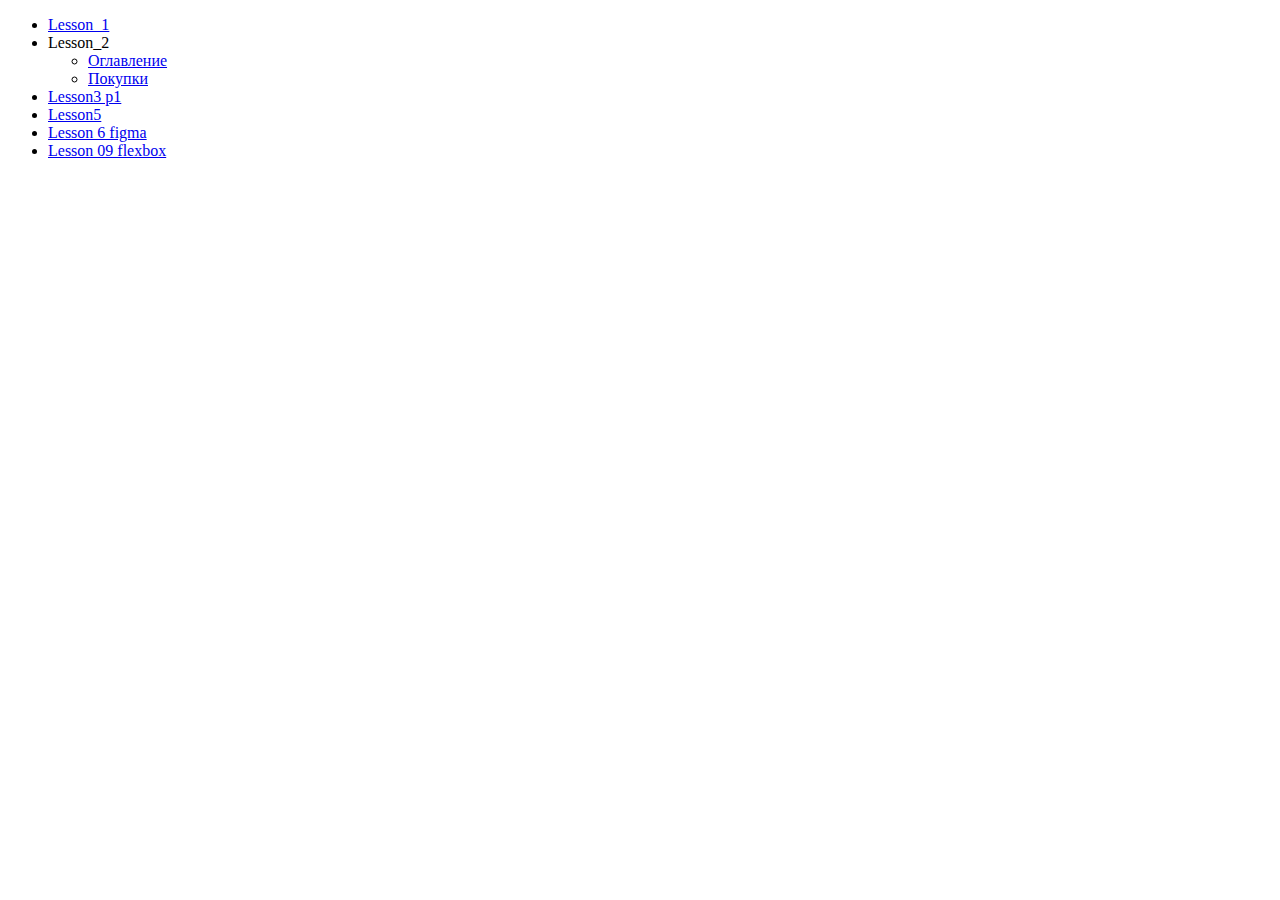
<file: index.html>
<!DOCTYPE html>
<html lang="en">
<head>
    <meta charset="UTF-8">
    <meta http-equiv="X-UA-Compatible" content="IE=edge">
    <meta name="viewport" content="width=device-width, initial-scale=1.0">
    <title>My_homeworks</title>
</head>
<body>
    <ul>
        <li><a href="HW_01/cv.eng.html"> Lesson_1</a></li>
        <li>Lesson_2
            <ul>
            <li> <a href="HW_02/index.html">Оглавление</a></li>
            <li> <a href="HW_02/list_of_purchase.html"> Покупки</a></li>
            </ul>
        </li>
        <li><a href="HW_03/index.html">Lesson3 p1</a></li>
        <li><a href="HW_05 practice/index.html">Lesson5 </a></li>
        <li><a href="HW_06_figma/index.html"> Lesson 6 figma</a></li>
        <li><a href="09 five_panels/index.html"> Lesson 09 flexbox</a></li>

    </ul>
    
</body>
</html>
</file>
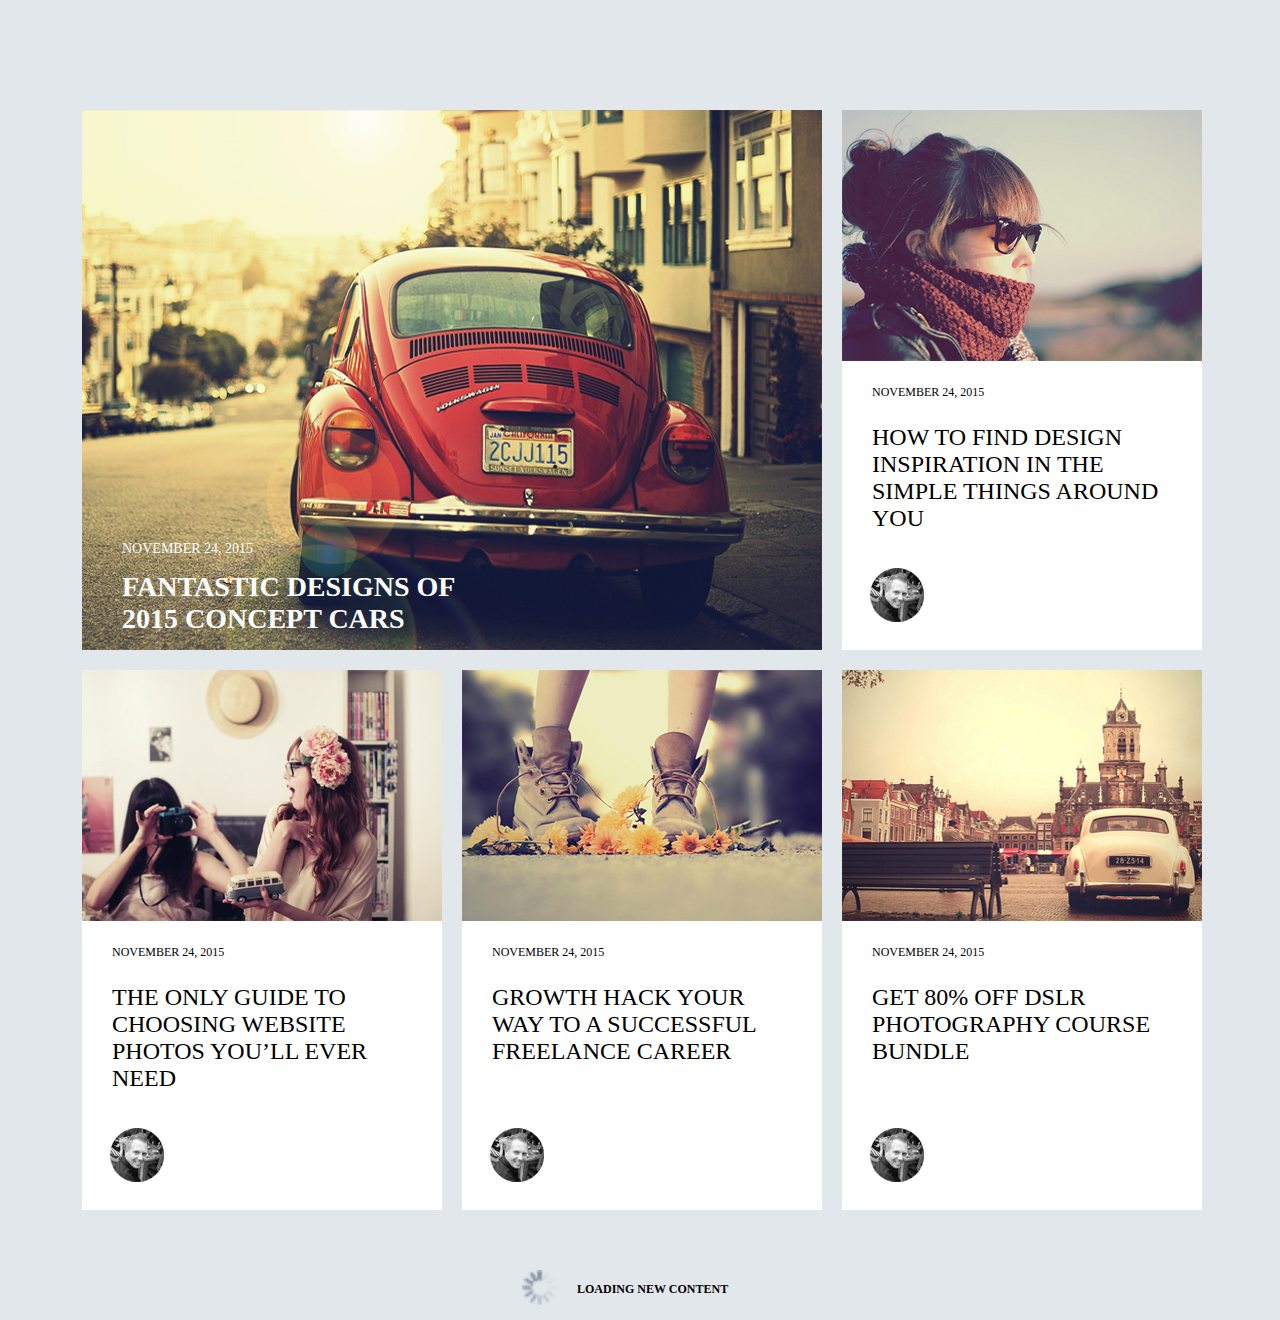
<file: 09 five_panels/index.html>
<!DOCTYPE html>
<html lang="en">
<head>
    <meta charset="UTF-8">
    <meta http-equiv="X-UA-Compatible" content="IE=edge">
    <meta name="viewport" content="width=device-width, initial-scale=1.0">
    <title>Document</title>
    <link href="//db.onlinewebfonts.com/c/3495a658bb9e192c767af3d28c3cb2f7?family=Hans+Kendrick+3" rel="stylesheet" type="text/css"/>
    <link rel="stylesheet" href="assets/CSS/style.css">
</head>
<body>
   <div class="container">
    <div class="my-flex-cont">
        <div class="my-flex-box">
            <img class="car" src="assets/dick_pic/car_big.png" alt="red_car">
            
            <div class="car_text">
              <p class="date1">November 24, 2015</p>  
            Fantastic Designs Of 2015
            Concept Cars
    
        </div>
        </div>
        <div class="my-flex-box">
            <img src="assets/dick_pic/mama_im_stupid.png" alt="mama_im_stupid">
        <img class="autor" src="assets/dick_pic/man_01.png" alt="mr_who">
        <p class="date">November 24, 2015</p>
        <p class="small">How To Find Design 
            Inspiration In The Simple 
            Things Around You </p>
    </div>
        <div class="my-flex-box">
            <img src="assets/dick_pic/two_sluts.png" alt="two_sluts">
            <img class="autor" src="assets/dick_pic/man_01.png" alt="mr_who">
            <p class="date">November 24, 2015</p>
            <p class="small">The Only Guide To Choosing Website Photos You’ll Ever Need </p>
        </div>
        <div class="my-flex-box">
            <img src="assets/dick_pic/second_hand.png" alt="no result">
            <img class="autor" src="assets/dick_pic/man_01.png" alt="mr_who">
            <p class="date">November 24, 2015</p>
            <p class="small"> Growth Hack Your Way to a Successful Freelance Career</p>
        </div>
        <div class="my-flex-box"> 
            <img src="assets/dick_pic/uzhorod.png" alt="misto">
            <img class="autor" src="assets/dick_pic/man_01.png" alt="mr_who">
            <p class="date">November 24, 2015</p>
            <p class="small">Get 80% Off DSLR Photography Course Bundle </p>
        </div>
        <div class="reloading">
            <img src="assets/dick_pic/ajax-loader.gif" alt="">
        <p class="rel_txt">loading new content</p>
        </div>
       </div>

   </div>
</body>
</html>
</file>
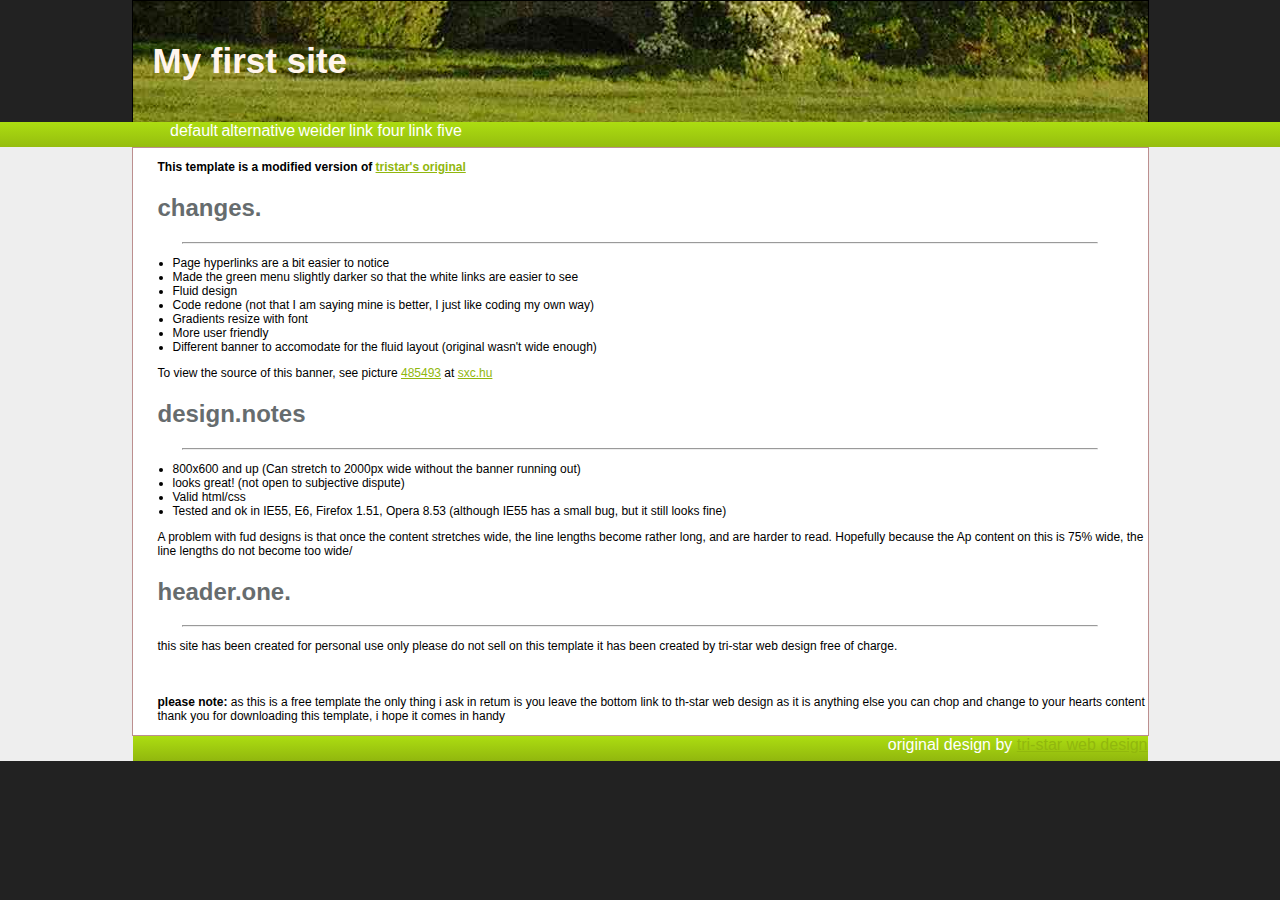
<file: HW_03/index.html>
<!DOCTYPE html>
<html lang="en">
<head>
    <meta charset="UTF-8">
    <meta http-equiv="X-UA-Compatible" content="IE=edge">
    <meta name="viewport" content="width=device-width, initial-scale=1.0">
    <title>My site</title>
    <link rel="stylesheet" href="style.css">
</head>
<body>
    <header>
    <div class="container">
        <h1> My first site</h1>
    </div>
    <nav>
        <ul>
    
            <li><a href="#"></a>default</li>
            <li><a href="#"></a>alternative</li>
            <li><a href="#"></a>weider</li>
            <li><a href="#"></a>link four</li>
            <li><a href="#"></a>link five</li>
        </ul>
    </nav>
</header>
<main>
    <article>
<p><b>This template is a modified version of <a href="#">tristar's original</a></b></p>
<h2>changes.</h2>
<hr>
<ul>
    <li>Page hyperlinks are a bit easier to notice</li>
    <li>Made the green menu slightly darker so that the white links are easier to see </li>
    <li>Fluid design</li>
    <li>Code redone (not that I am saying mine is better, I just like coding my own way)</li>
    <li>Gradients resize with font</li>
    <li>More user friendly </li>
    <li>Different banner to accomodate for the fluid layout (original wasn't wide enough)</li>
</ul>
<p>To view the source of this banner, see picture <a href="#">485493</a>  at <a href="#">sxc.hu</a> </p>
<h2>design.notes</h2>
<hr>
<ul>
    <li>800x600 and up (Can stretch to 2000px wide without the banner running out) </li>
    <li>looks great! (not open to subjective dispute)</li>
    <li>Valid html/css</li>     
    <li>Tested and ok in IE55, E6, Firefox 1.51, Opera 8.53 (although IE55 has a small bug, but it still looks fine)</li>
 </ul>   
    <p>A problem with fud designs is that once the content stretches wide, the line lengths become rather long, and are harder to read. Hopefully because the Ap
content on this is 75% wide, the line lengths do not become too wide/</p>
<h2>header.one.</h2>
<hr>
<p>this site has been created for personal use only please do not sell on this template it has been created by tri-star web design free of charge.</p>
<br>
   <p> <strong>please note:</strong>  as this is a free template the only thing i ask in retum is you leave the bottom link to th-star web design as it is anything else you can chop and
    
    change to your hearts content thank you for downloading this template, i hope it comes in handy
    </p>
    </article>
    <footer>
        <div>
    original design by <a href="#">tri-star web design</a>
        </div>
    </footer>
</main>
</body>
</html>
</file>
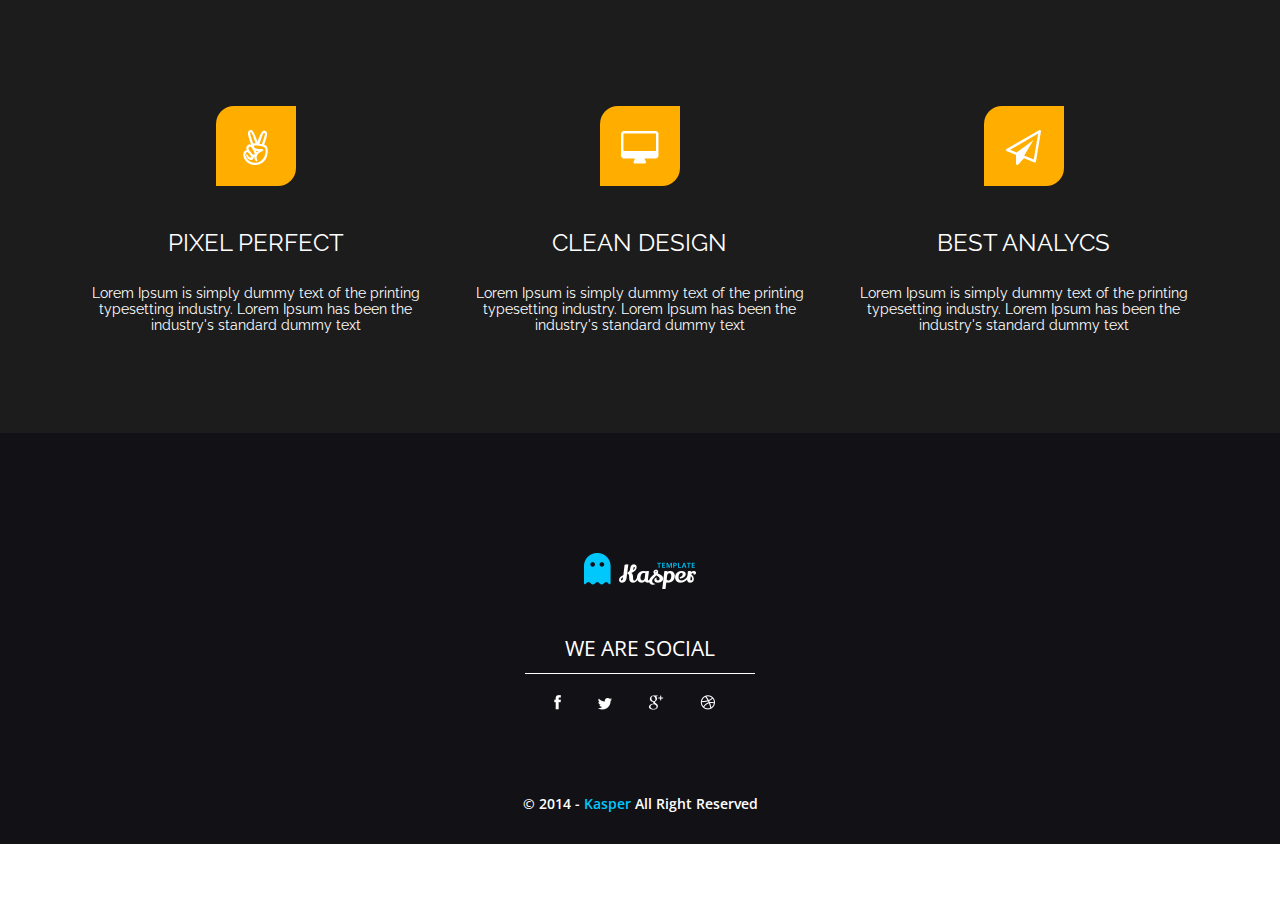
<file: HW_05 practice/index.html>
<!DOCTYPE html>
<html lang="en">
<head>
    <meta charset="UTF-8">
    <meta http-equiv="X-UA-Compatible" content="IE=edge">
    <meta name="viewport" content="width=device-width, initial-scale=1.0">
    <title>Document</title>
    <link rel="preconnect" href="https://fonts.googleapis.com">
<link rel="preconnect" href="https://fonts.gstatic.com" crossorigin>
<link href="https://fonts.googleapis.com/css2?family=Raleway&display=swap" rel="stylesheet">
<link rel="preconnect" href="https://fonts.googleapis.com">
<link rel="preconnect" href="https://fonts.gstatic.com" crossorigin>
<link rel="preconnect" href="https://fonts.googleapis.com">
<link rel="preconnect" href="https://fonts.gstatic.com" crossorigin>
<link href="https://fonts.googleapis.com/css2?family=Open+Sans:wght@400;600&display=swap" rel="stylesheet">
<link rel="preconnect" href="https://fonts.googleapis.com">
<link rel="preconnect" href="https://fonts.gstatic.com" crossorigin>
<link href="https://fonts.googleapis.com/css2?family=Open+Sans:wght@600&display=swap" rel="stylesheet">
</head>
<link rel="stylesheet" href="assets/css/style.css">
<body>
    <main>
        <section class="features">
<div class="container">
    <div class="features_item">
        <div class="feature_pic">
<img src="assets/images/logo_left.png" alt="logo_left">
        </div>
        <h3 class="feature_title">
            Pixel Perfect
        </h3>
        <div class="features_text">
            <p>Lorem Ipsum is simply dummy text of the printing typesetting industry. Lorem Ipsum has been the industry's standard dummy text </p>
        </div>
        
    </div>
    <div class="features_item">
        <div class="feature_pic">
<img src="assets/images/logo_center.png" alt="logo_left">
        </div>
        <h3 class="feature_title">
            Clean Design
        </h3>
        <div class="features_text">
            <p>Lorem Ipsum is simply dummy text of the printing typesetting industry. Lorem Ipsum has been the industry's standard dummy text </p>
        </div>
        
    </div><div class="features_item">
        <div class="feature_pic">
<img src="assets/images/logo_right.png" alt="logo_left">
        </div>
        <h3 class="feature_title">
            Best Analycs
        </h3>
        <div class="features_text">
            <p>Lorem Ipsum is simply dummy text of the printing typesetting industry. Lorem Ipsum has been the industry's standard dummy text </p>
        </div>
    </div>
    <div class="clr"></div>
</div>
        </section>
    </main>
    <footer>
        <div class="casper_pic">
    <img src="assets/images/casper_logo.png" alt="casper">
    </div>
    <div class="social_text">
    <p>We are social</p>
    <section class="social_media">
        <img src="assets/images/logo_separator.png" alt="separator">
    <div class="buttons">
        <div class="sociasl_logo">
        <img src="assets/images/logo_fb.png" alt="facebook">
    </div>
    <div class="sociasl_logo">
        <img src="assets/images/logo_twitter.png" alt="twitter">
    </div> <div class="sociasl_logo">
        <img src="assets/images/logo_google.png" alt="google">
    </div> <div class="sociasl_logo">
        <img src="assets/images/logo_ball.png" alt="huinya">
    </div>
</div>
    </section>
</div>
<div class="copyright">
    <p> &copy; 2014 - <a href="#">Kasper</a>  All Right Reserved</p>
</div>

</footer>
    
</body>
</html>
</file>
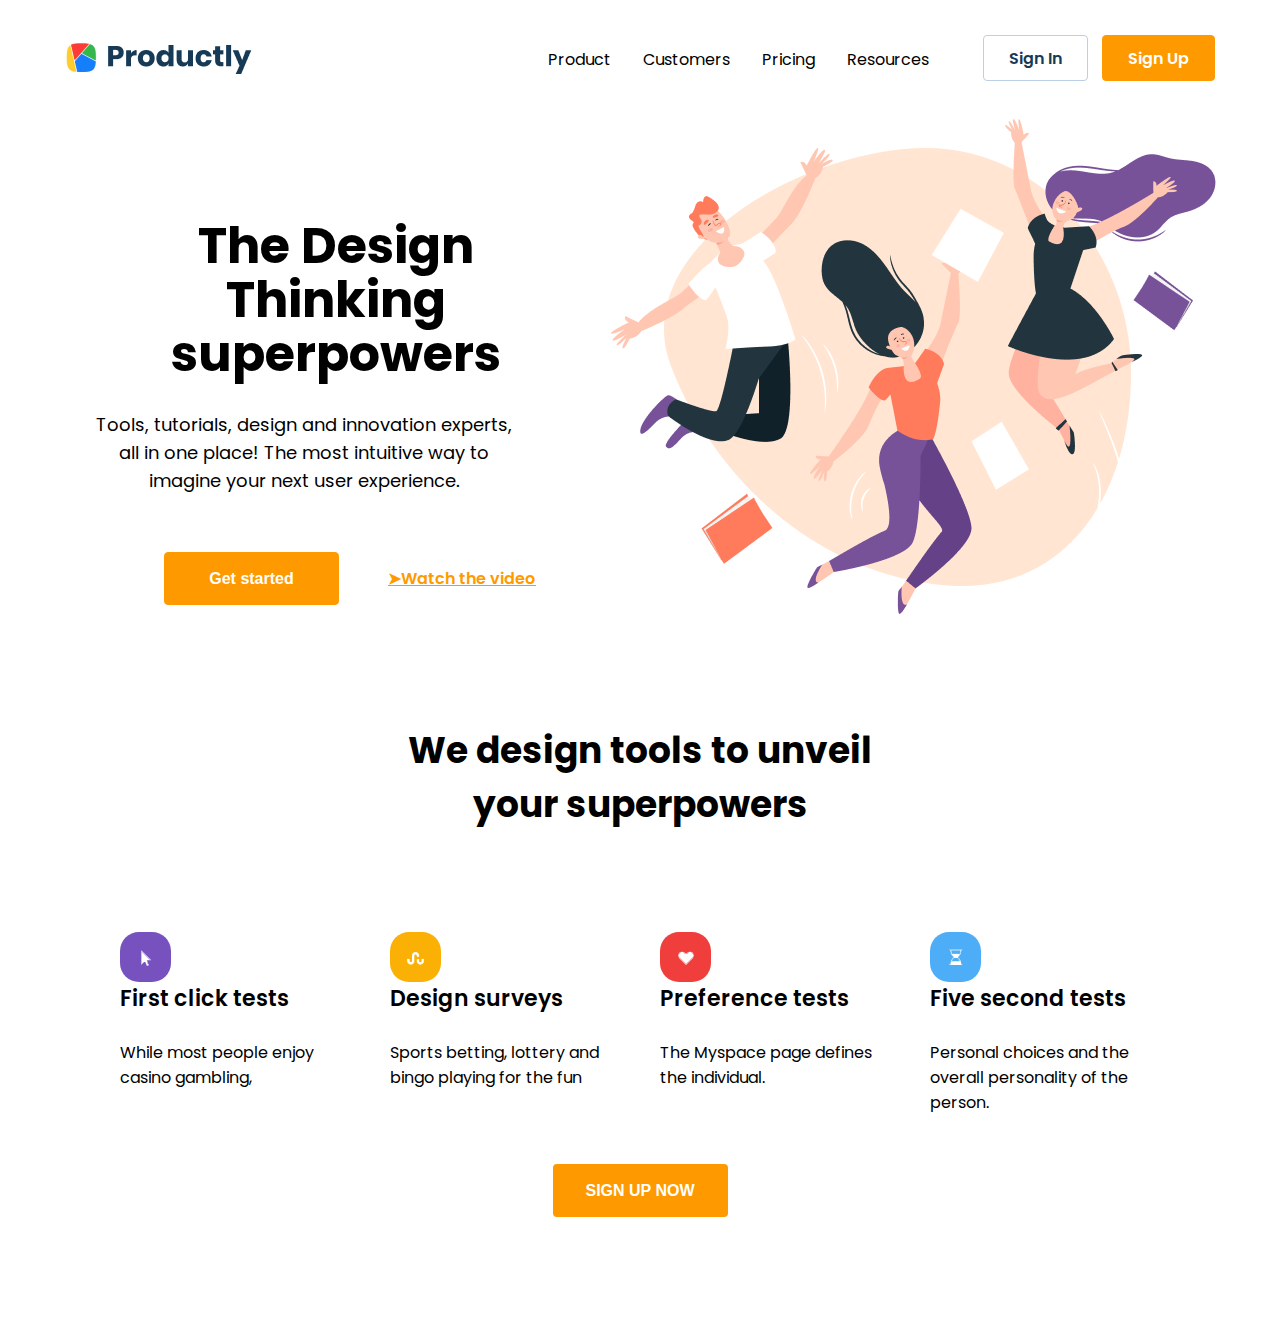
<file: HW_06_figma/index.html>
<!DOCTYPE html>
<html lang="en">
<head>
    <meta charset="UTF-8">
    <meta http-equiv="X-UA-Compatible" content="IE=edge">
    <meta name="viewport" content="width=device-width, initial-scale=1.0">
    <title>Document</title>
    <link rel="preconnect" href="https://fonts.googleapis.com">
<link rel="preconnect" href="https://fonts.gstatic.com" crossorigin>
<link href="https://fonts.googleapis.com/css2?family=Poppins&display=swap" rel="stylesheet">
<link rel="preconnect" href="https://fonts.googleapis.com">
<link rel="preconnect" href="https://fonts.gstatic.com" crossorigin>
<link href="https://fonts.googleapis.com/css2?family=Poppins:wght@700&display=swap" rel="stylesheet">
<link rel="stylesheet" href="assets/css/style.css">
</head>
<body>
    <header>
        <div class="container">
            <div id="logo">
 <a href="#">
<img src="assets/images/Logo.png" alt="Logo">
</a>

     </div>
            <div class="header_buttons">
                <button type="button" class="btn btn_white" >Sign In</button>
                <button type="button" class="btn btn_orange" >Sign Up</button>

            </div> 
            <nav id="main_menu">
                <ul>
                    <li><a href="#"></a>Product </li>
                    <li><a href="#"></a> Customers</li>
                    <li><a href="#"></a> Pricing </li>
                    <li class="last"><a href="#"></a> Resources</li>
                </ul>
            </nav>
            <div class="clear"></div>
         
    </header>
    <main>
        <section id="sect1">
        <img id="first_logo" src="assets/images/Image.png" alt="01img">
   <div id="text_box">

        
        <h2 class="design1"> The Design Thinking superpowers </h2>
        <p id="design2">Tools, tutorials, design and innovation experts, all in one place! The most intuitive way to imagine your next user experience.</p>
  </div>
    <div id="button_box">
        <button type="button" class="but3">Get started</button>
        <a class="watch" href="#">&#10148;Watch the video</a>
    </div>
        </section>
<div class="clear"></div>
<div class="breaktext"> We design tools to unveil your superpowers</div>
        <section id="sekt2">
        
        <section class="features">
                <div class="features_item">
                    <div class="feature_pic logo01">
            <img  src="assets/images/logo_d_01.png" alt="logo_left">
                    </div>
                    <h3 class="feature_title">
                        First click tests
                    </h3>
                    <div class="features_text">
                        <p>While most people enjoy casino gambling,</p>
                    </div>
                    
                    
                </div>
                <div class="features_item">
                    <div class="feature_pic logo02">
            <img src="assets/images/logo_d02.png" alt="logo_left">
                    </div>
                    <h3 class="feature_title">
                        Design surveys
                    </h3>
                    <div class="features_text">
                        <p>Sports betting, lottery and bingo playing for the fun</p>
                    </div>
                </div>
                <div class="features_item">
                    <div class="feature_pic logo03">
            <img src="assets/images/logo_d03.png" alt="logo_left">
                    </div>
                    <h3 class="feature_title">
                        Preference tests
                    </h3>
                    <div class="features_text">
                        <p>The Myspace page defines the individual.</p>
                    </div>
                </div>
                    <div class="features_item">
                        <div class="feature_pic logo04" >
                <img src="assets/images/logo_d04.png" alt="logo_left">
                        </div>
                        <h3 class="feature_title">
                            Five second tests
                        </h3>
                        <div class="features_text">
                            <p>Personal choices and the overall personality of the person. </p>
                        </div>
        
                </div>
                <div class="clr"></div>
                
            </div>
            
                    </section>
             
                
    </section> 
    <button type="button" class="but4">Sign Up Now</button>  
</main>
</body>
</html>
</file>
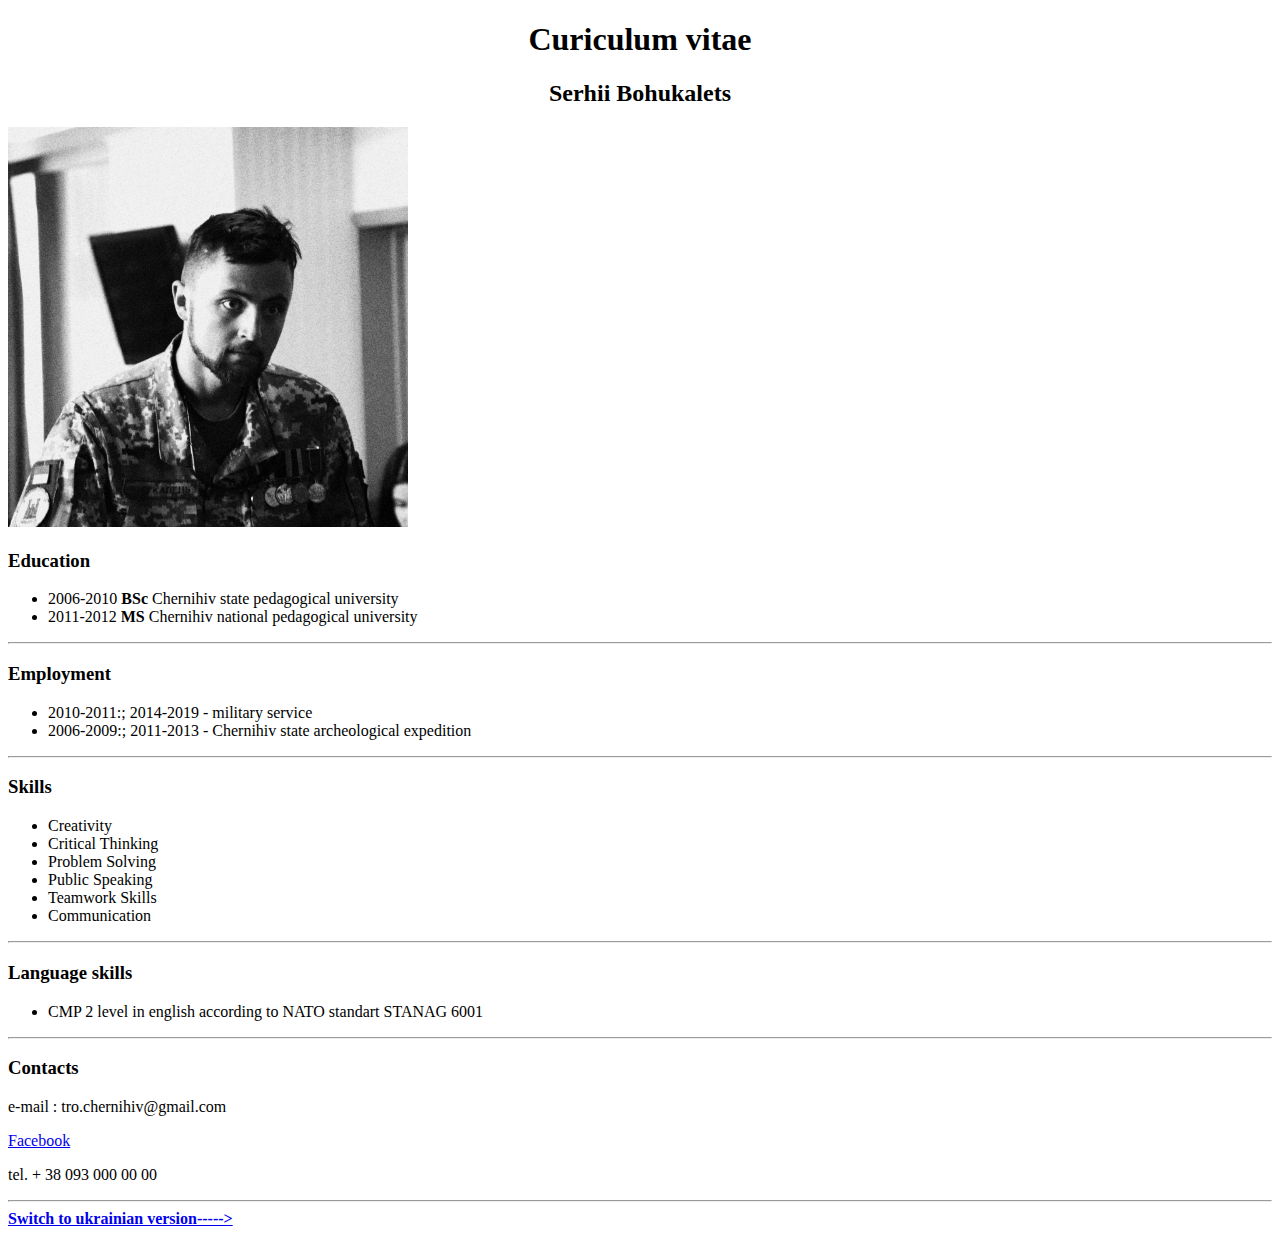
<file: HW_01/cv.eng.html>
<!DOCTYPE html>
<html lang="en">
<head>
    <meta charset="UTF-8">
    <meta http-equiv="X-UA-Compatible" content="IE=edge">
    <meta name="viewport" content="width=device-width, initial-scale=1.0">
    <title> Serhii Bohukalets CV</title>
</head>
<body>
    <h1 style="text-align:center">Curiculum vitae</h1> 
    <h2 style="text-align:center">Serhii Bohukalets</h2>
    <img src="my_photo.jpg" width="400" alt="my photo"/>
<h3>Education</h3>
<ul>
    <li>2006-2010  <b>BSc</b> Chernihiv state pedagogical university </li>
    <li>2011-2012  <b>MS</b> Chernihiv national pedagogical university </li>
</ul>
<hr>
<h3>Employment</h3>
<ul>
    <li>2010-2011:; 2014-2019 - military service </li>
    <li>2006-2009:; 2011-2013 - Chernihiv state archeological expedition </li>
    </ul>
    <hr>
    <h3>Skills</h3>
    <ul>
        <li>Creativity</li>
        <li>Critical Thinking</li>
        <li>Problem Solving</li>
        <li>Public Speaking</li>
        <li>Teamwork Skills</li>
        <li>Communication</li>
    </ul>
    <hr>
    <h3>Language skills</h3>
        <ul>
    <li>CMP 2 level in english according to NATO standart STANAG 6001 </li>
    </ul>
    <hr>
    <h3>Contacts</h3>
    <p>e-mail : tro.chernihiv@gmail.com</p>
    <a href="https://www.facebook.com/serhiy.bogukalets">Facebook</a>
    <p>tel. + 38 093 000 00 00</p>
    <hr>
    <a href="cv.ua.html"> <b>Switch to ukrainian version-----> </b></a>
</body>
</html>
</file>
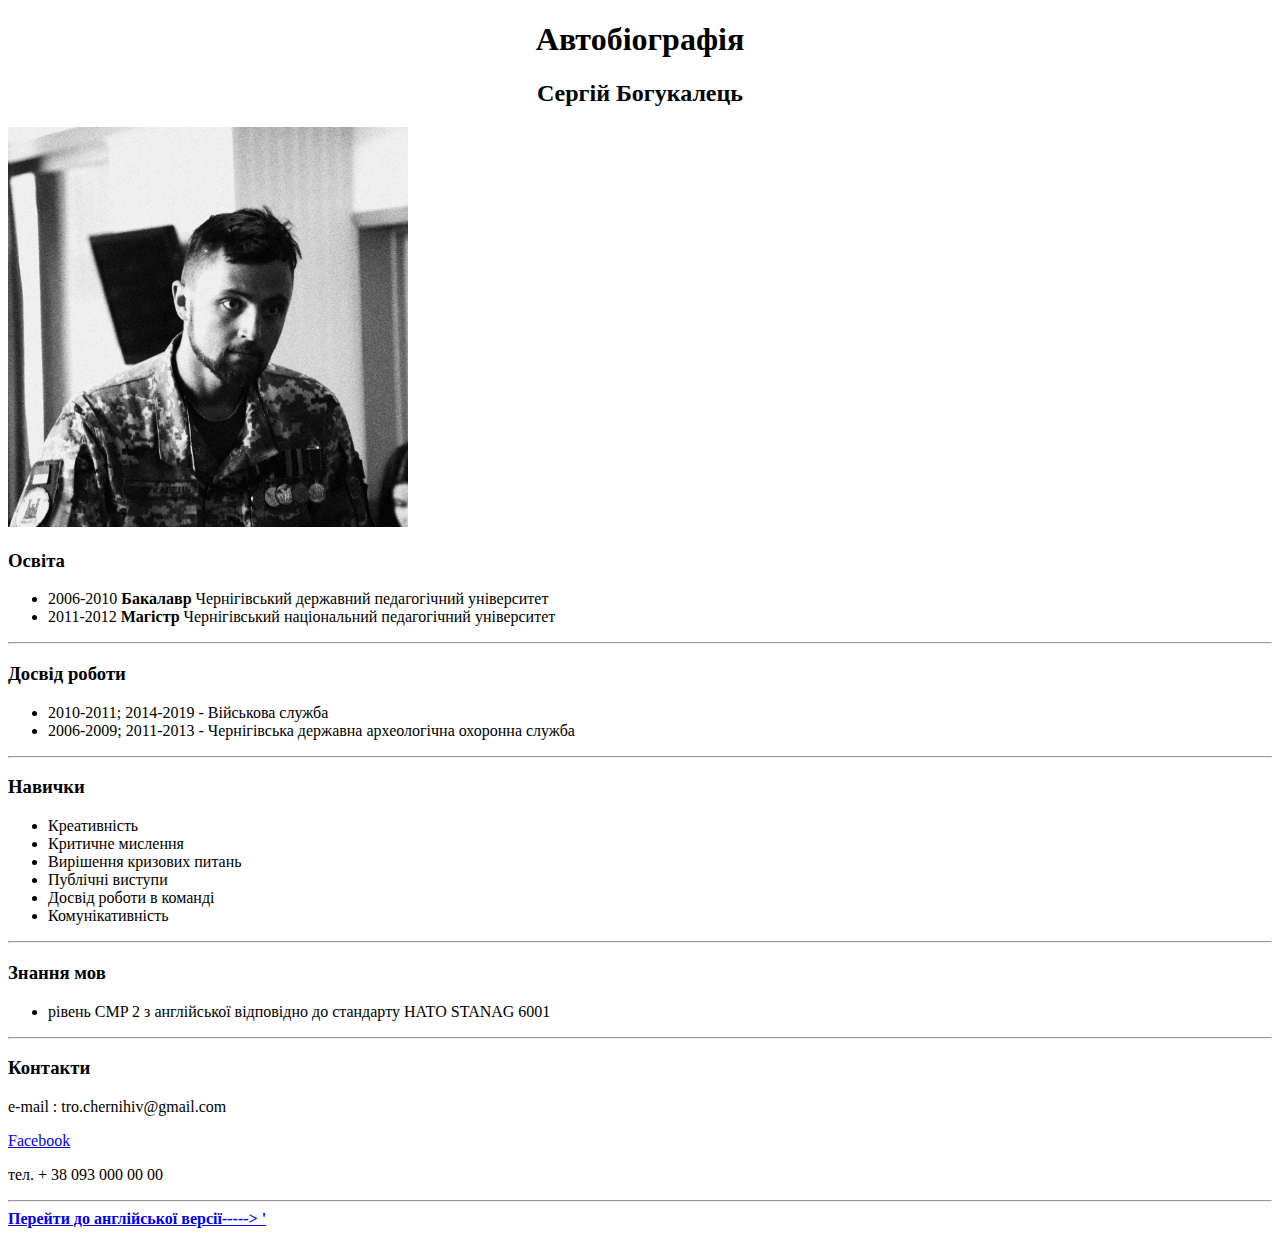
<file: HW_01/cv.ua.html>
<!DOCTYPE html>
<html lang="uk">
<head>
    <meta charset="UTF-8">
    <meta http-equiv="X-UA-Compatible" content="IE=edge">
    <meta name="viewport" content="width=device-width, initial-scale=1.0">
    <title> Сергій Богукалець</title>
</head>
<body>
    <h1 style="text-align:center">Автобіографія</h1> 
    <h2 style="text-align:center">Сергій Богукалець</h2>
    <img src="my_photo.jpg" width="400" alt="my photo"/>
<h3>Освіта</h3>
<ul>
    <li>2006-2010  <b>Бакалавр</b> Чернігівський державний педагогічний університет </li>
    <li>2011-2012  <b>Магістр</b> Чернігівський національний педагогічний університет</li>
</ul>
<hr>
<h3>Досвід роботи</h3>
<ul>
    <li>2010-2011; 2014-2019 - Військова служба </li>
    <li>2006-2009; 2011-2013 - Чернігівська державна археологічна охоронна служба </li>
    </ul>
    <hr>
    <h3>Навички</h3>
    <ul>
        <li>Креативність</li>
        <li>Критичне мислення</li>
        <li>Вирішення кризових питань</li>
        <li>Публічні виступи</li>
        <li>Досвід роботи в команді</li>
        <li>Комунікативність</li>
    </ul>
    <hr>
    <h3>Знання мов</h3>
        <ul>
    <li> рівень CMP 2 з англійської відповідно до стандарту НАТО  STANAG 6001 </li>
    </ul>
    <hr>
    <h3>Контакти</h3>
    <p>e-mail : tro.chernihiv@gmail.com</p>
    <a href="https://www.facebook.com/serhiy.bogukalets">Facebook</a>
    <p>тел. + 38 093 000 00 00</p>
    <hr>
    <a href="cv.eng.html"> <b> Перейти до англійської версії-----> '</b>  </a>
</body>
</html>
</file>
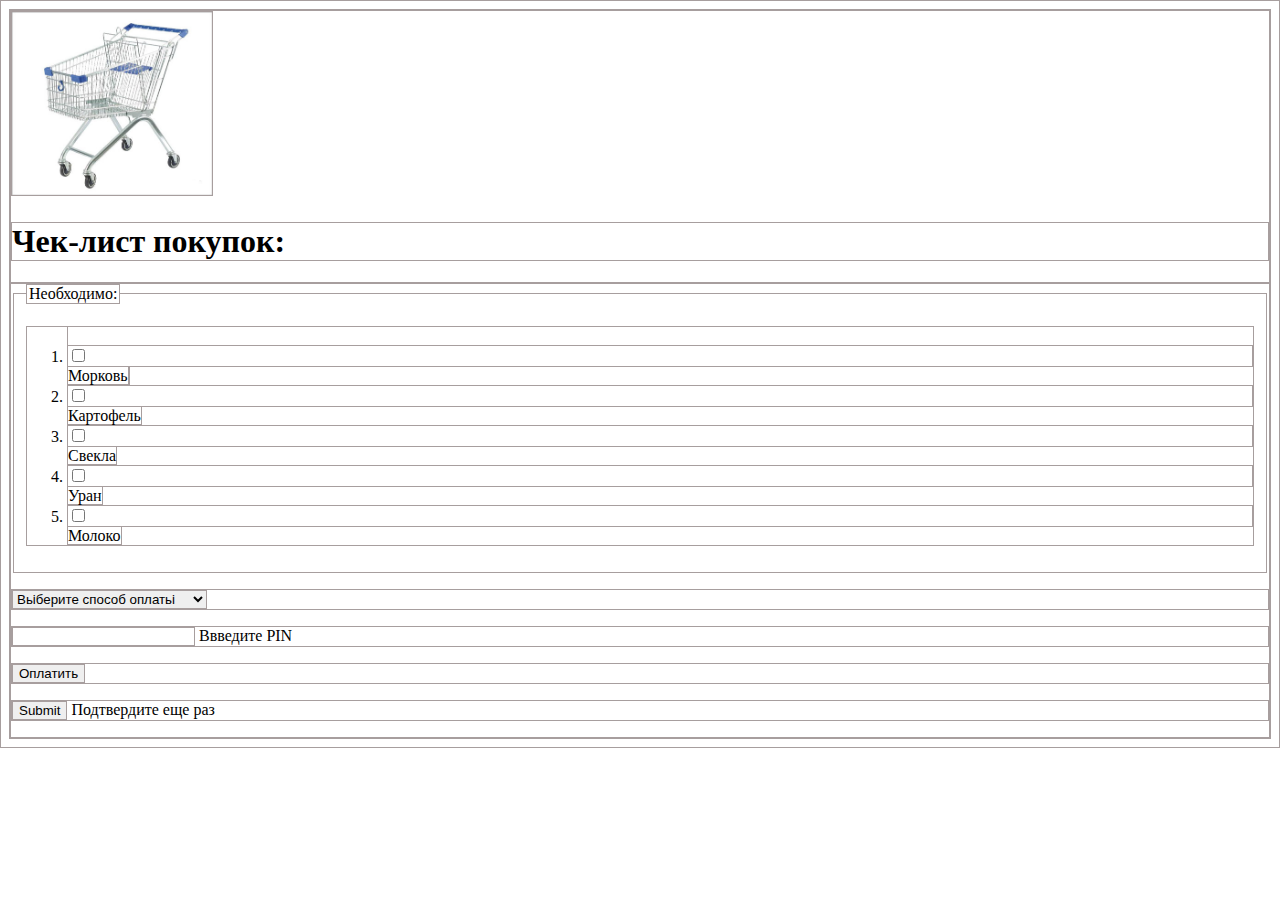
<file: HW_02/list_of_purchase.html>
<!DOCTYPE html>
<html lang="ru">
<head>
    <meta charset="UTF-8">
    <meta http-equiv="X-UA-Compatible" content="IE=edge">
    <meta name="viewport" content="width=device-width, initial-scale=1.0">
    <title>Document</title>
    <style>
    *{border: 1px solid rgb(167, 158, 158)
        }
    </style>
</head>
<body>
    <header>
        <img src="19178.jpg" width="200" alt="cart">
        <h1>Чек-лист покупок:</h1>
    </header>
    <main>

            <fieldset>
                <legend>Необходимо:</legend>
    <ol>
      <span> <li><input type="checkbox" id="X1"> </li> <label for="X1">Морковь </label></span> 
        <li><input type="checkbox" id="X2"> </li> <label for="X2">Картофель </label>
        <li><input type="checkbox" id="X3"> </li> <label for="X3">Свекла </label>
        <li><input type="checkbox" id="X4"> </li> <label for="X4">Уран </label>
        <li><input type="checkbox" id="X5"> </li> <label for="X5">Молоко </label>
    </ol>
</fieldset>


   <p> <select>
        <optgroup>
        <option value="null">Вьіберите способ оплатьі</option>
        <option value="cash"> Наличньіе средства</option>
        <option value="card">Карточка</option>
</optgroup>
    </select></p>
    <p><input type="password" >   Ввведите PIN</p>
    <p><input type="button" value="Оплатить"></p>
    <p><input type="submit"> Подтвердите еще раз</p>

    </main>
</body>
</html>
</file>
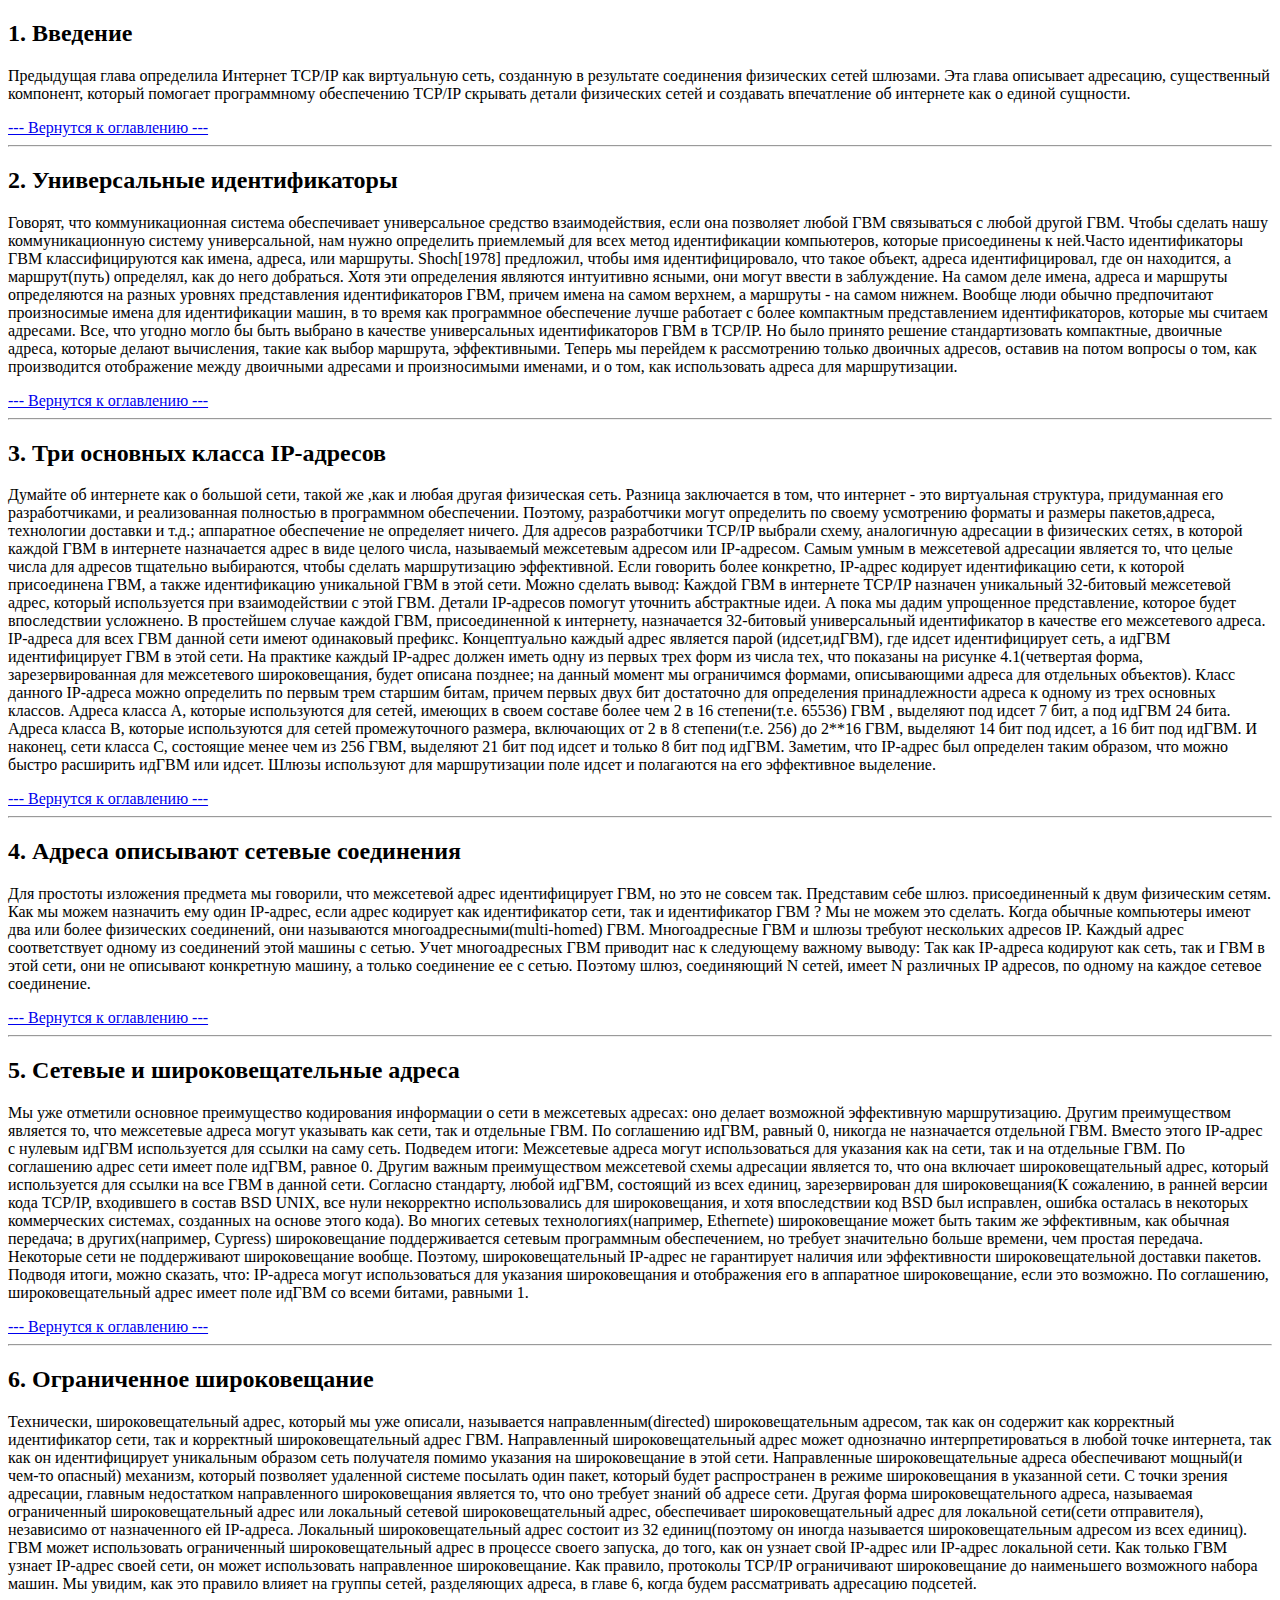
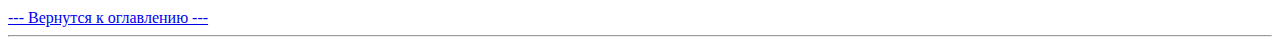
<file: HW_02/main_text.html>
<!DOCTYPE html>
<html lang="ru">
<head>
    <meta charset="UTF-8">
    <meta http-equiv="X-UA-Compatible" content="IE=edge">
    <meta name="viewport" content="width=device-width, initial-scale=1.0">
    <title>Document</title>
</head>
<body>
    <main>
        <div>
        <section>
            
               <h2 id="p1">1. Введение</h2>
        <p> Предыдущая глава определила Интернет TCP/IP как виртуальную сеть, созданную в результате соединения физических сетей шлюзами. Эта глава описывает адресацию, существенный компонент, который помогает программному обеспечению TCP/IP скрывать детали физических сетей и создавать впечатление об интернете как о единой сущности.</p>       
        <a href="index.html">--- Вернутся к оглавлению ---</a>
        <hr>
        <h2 id="p2">2. Универсальные идентификаторы</h2>
        <p>Говорят, что коммуникационная система обеспечивает универсальное средство взаимодействия, если она позволяет любой ГВМ связываться с любой другой ГВМ. Чтобы сделать нашу коммуникационную систему универсальной, нам нужно определить приемлемый для всех метод идентификации компьютеров, которые присоединены к ней.Часто идентификаторы ГВМ классифицируются как имена, адреса, или маршруты. Shoch[1978] предложил, чтобы имя идентифицировало, что такое объект, адреса идентифицировал, где он находится, а маршрут(путь) определял, как до него добраться. Хотя эти определения являются интуитивно ясными, они могут ввести в заблуждение. На самом деле имена, адреса и маршруты определяются на разных уровнях представления идентификаторов ГВМ, причем имена на самом верхнем, а маршруты - на самом нижнем. Вообще люди обычно предпочитают произносимые имена для идентификации машин, в то время как программное обеспечение лучше работает с более компактным представлением идентификаторов, которые мы считаем адресами. Все, что угодно могло бы быть выбрано в качестве универсальных идентификаторов ГВМ в TCP/IP. Но было принято решение стандартизовать компактные, двоичные адреса, которые делают вычисления, такие как выбор маршрута, эффективными. Теперь мы перейдем к рассмотрению только двоичных адресов, оставив на потом вопросы о том, как производится отображение между двоичными адресами и произносимыми именами, и о том, как использовать адреса для маршрутизации. </p>
        <a href="index.html">--- Вернутся к оглавлению ---</a>
        <hr>
        <h2 id="p3">3. Три основных класса IP-адресов</h2>
    <p>Думайте об интернете как о большой сети, такой же ,как и любая другая физическая сеть. Разница заключается в том, что интернет - это виртуальная структура, придуманная его разработчиками, и реализованная полностью в программном обеспечении. Поэтому, разработчики могут определить по своему усмотрению форматы и размеры пакетов,адреса, технологии доставки и т.д.; аппаратное обеспечение не определяет ничего. Для адресов разработчики TCP/IP выбрали схему, аналогичную адресации в физических сетях, в которой каждой ГВМ в интернете назначается адрес в виде целого числа, называемый межсетевым адресом или IP-адресом. Самым умным в межсетевой адресации является то, что целые числа для адресов тщательно выбираются, чтобы сделать маршрутизацию эффективной. Если говорить более конкретно, IP-адрес кодирует идентификацию сети, к которой присоединена ГВМ, а также идентификацию уникальной ГВМ в этой сети. Можно сделать вывод:

        Каждой ГВМ в интернете TCP/IP назначен уникальный 32-битовый межсетевой адрес, который используется при взаимодействии с этой ГВМ.
        
        Детали IP-адресов помогут уточнить абстрактные идеи. А пока мы дадим упрощенное представление, которое будет впоследствии усложнено. В простейшем случае каждой ГВМ, присоединенной к интернету, назначается 32-битовый универсальный идентификатор в качестве его межсетевого адреса. IP-адреса для всех ГВМ данной сети имеют одинаковый префикс.
        
        Концептуально каждый адрес является парой (идсет,идГВМ), где идсет идентифицирует сеть, а идГВМ идентифицирует ГВМ в этой сети. На практике каждый IP-адрес должен иметь одну из первых трех форм из числа тех, что показаны на рисунке 4.1(четвертая форма, зарезервированная для межсетевого широковещания, будет описана позднее; на данный момент мы ограничимся формами, описывающими адреса для отдельных объектов).
        
        Класс данного IP-адреса можно определить по первым трем старшим битам, причем первых двух бит достаточно для определения принадлежности адреса к одному из трех основных классов. Адреса класса А, которые используются для сетей, имеющих в своем составе более чем 2 в 16 степени(т.е. 65536) ГВМ , выделяют под идсет 7 бит, а под идГВМ 24 бита. Адреса класса В, которые используются для сетей промежуточного размера, включающих от 2 в 8 степени(т.е. 256) до 2**16 ГВМ, выделяют 14 бит под идсет, а 16 бит под идГВМ. И наконец, сети класса С, состоящие менее чем из 256 ГВМ, выделяют 21 бит под идсет и только 8 бит под идГВМ. Заметим, что IP-адрес был определен таким образом, что можно быстро расширить идГВМ или идсет. Шлюзы используют для маршрутизации поле идсет и полагаются на его эффективное выделение.</p>
        <a href="index.html">--- Вернутся к оглавлению ---</a>
        <hr>
        <h2 id="p4">4. Адреса описывают сетевые соединения</h2>
    <p>Для простоты изложения предмета мы говорили, что межсетевой адрес идентифицирует ГВМ, но это не совсем так. Представим себе шлюз. присоединенный к двум физическим сетям. Как мы можем назначить ему один IP-адрес, если адрес кодирует как идентификатор сети, так и идентификатор ГВМ ? Мы не можем это сделать. Когда обычные компьютеры имеют два или более физических соединений, они называются многоадресными(multi-homed) ГВМ. Многоадресные ГВМ и шлюзы требуют нескольких адресов IP. Каждый адрес соответствует одному из соединений этой машины с сетью. Учет многоадресных ГВМ приводит нас к следующему важному выводу:

        Так как IP-адреса кодируют как сеть, так и ГВМ в этой сети, они не описывают конкретную машину, а только соединение ее с сетью.
        
        Поэтому шлюз, соединяющий N сетей, имеет N различных IP адресов, по одному на каждое сетевое соединение. 
        </p>
        <a href="index.html">--- Вернутся к оглавлению ---</a>
        <hr>
     <h2 id="p5">5. Сетевые и широковещательные адреса</h2>
     <p>Мы уже отметили основное преимущество кодирования информации о сети в межсетевых адресах: оно делает возможной эффективную маршрутизацию. Другим преимуществом является то, что межсетевые адреса могут указывать как сети, так и отдельные ГВМ. По соглашению идГВМ, равный 0, никогда не назначается отдельной ГВМ. Вместо этого IP-адрес с нулевым идГВМ используется для ссылки на саму сеть. Подведем итоги:

        Межсетевые адреса могут использоваться для указания как на сети, так и на отдельные ГВМ. По соглашению адрес сети имеет поле идГВМ, равное 0.
        
        Другим важным преимуществом межсетевой схемы адресации является то, что она включает широковещательный адрес, который используется для ссылки на все ГВМ в данной сети. Согласно стандарту, любой идГВМ, состоящий из всех единиц, зарезервирован для широковещания(К сожалению, в ранней версии кода TCP/IP, входившего в состав BSD UNIX, все нули некорректно использовались для широковещания, и хотя впоследствии код BSD был исправлен, ошибка осталась в некоторых коммерческих системах, созданных на основе этого кода). Во многих сетевых технологиях(например, Ethernetе) широковещание может быть таким же эффективным, как обычная передача; в других(например, Cypress) широковещание поддерживается сетевым программным обеспечением, но требует значительно больше времени, чем простая передача. Некоторые сети не поддерживают широковещание вообще. Поэтому, широковещательный IP-адрес не гарантирует наличия или эффективности широковещательной доставки пакетов. Подводя итоги, можно сказать, что:
        
        IP-адреса могут использоваться для указания широковещания и отображения его в аппаратное широковещание, если это возможно. По соглашению, широковещательный адрес имеет поле идГВМ со всеми битами, равными 1. </p>
        <a href="index.html">--- Вернутся к оглавлению ---</a>
        <hr>
        <h2 id="p6">6. Ограниченное широковещание</h2>
    <p>Технически, широковещательный адрес, который мы уже описали, называется направленным(directed) широковещательным адресом, так как он содержит как корректный идентификатор сети, так и корректный широковещательный адрес ГВМ. Направленный широковещательный адрес может однозначно интерпретироваться в любой точке интернета, так как он идентифицирует уникальным образом сеть получателя помимо указания на широковещание в этой сети. Направленные широковещательные адреса обеспечивают мощный(и чем-то опасный) механизм, который позволяет удаленной системе посылать один пакет, который будет распространен в режиме широковещания в указанной сети.

        С точки зрения адресации, главным недостатком направленного широковещания является то, что оно требует знаний об адресе сети. Другая форма широковещательного адреса, называемая ограниченный широковещательный адрес или локальный сетевой широковещательный адрес, обеспечивает широковещательный адрес для локальной сети(сети отправителя), независимо от назначенного ей IP-адреса. Локальный широковещательный адрес состоит из 32 единиц(поэтому он иногда называется широковещательным адресом из всех единиц). ГВМ может использовать ограниченный широковещательный адрес в процессе своего запуска, до того, как он узнает свой IP-адрес или IP-адрес локальной сети. Как только ГВМ узнает IP-адрес своей сети, он может использовать направленное широковещание. Как правило, протоколы TCP/IP ограничивают широковещание до наименьшего возможного набора машин. Мы увидим, как это правило влияет на группы сетей, разделяющих адреса, в главе 6, когда будем рассматривать адресацию подсетей.</p>
        <a href="index.html">--- Вернутся к оглавлению ---</a>
        <hr>
    </section>
  </div>
    </main>
</body>
</html>
</file>
<file: 09 five_panels/assets/CSS/style.css>
** {
    margin: 0;
    padding: 0;
}
html, body {
    width: 100%;
    height: 100%;
}
body {
background-color: #e2e7ec;


}
.container {
    width: 90%;
    max-width: ;
    margin: 0 auto;
    background-color: #e2e7ec;
     margin: 0 auto;
 
}
.my-flex-cont {
    display: flex;
    flex-flow: row wrap;
    max-width: 1220px;
    max-height: 1100px;
    margin: 100px auto 100px;
    padding-bottom: 120px;
    text-transform: uppercase;
    font-family: "Hans Kendrick 3";

   }
   .my-flex-box {
    margin: 10px;
    padding: 0px;
    flex: 0 1 360px;
    height: 540px;
    background-color: #fff;
    display:inline-block;   
    position:relative;
   }
   .my-flex-box:nth-child(1) {
    flex: 0 1 740px;
   }
     .car {
      height: 100%;
      width: 100%;
      background-color: rgba(0,0,0,.4); ;
  } 

  .car_text { 
    display: inline-block; 
    position: absolute; 
    bottom: 10px; left: 30px; 
    padding: 5px 5px 5px 10px;
    color: white;
    font-size: 28px;
    width: 50%;
    text-transform: uppercase;
    font-weight: 700;
  }
  .autor {
    position: absolute; 
    bottom: 28px; 
    left: 28px; 

  }
  .small{
    font-size: 24px;
    margin-right: 30px ;
    margin-left: 30px;
  }
  .date {
    font-size: 12px;
    margin-left: 30px;
    margin-top: 20px;

  }
  .date1 {
    font-size: 14px;
    font-weight: 200;

  }
  .reloading {
    text-align: center;
    padding-left: 450px;
    padding-top: 50px;
    width: 250px;
    display: flex;
    flex-flow: row;
  }
  .rel_txt {
    padding-left: 20px;
    font-size: 12px;
    text-transform: uppercase;
    font-weight: 700;

  }
  .reloading img {
    width: 35px;
    height: 35px; 
    font-family: "Hans Kendrick 3";
  }
  .my-flex-box:hover {
    scale:110%;
    box-shadow: rgba(58, 1, 1, 0.4);
    
  }
</file>
<file: HW_03/style.css>
*
body{
    background-color:#222222;
    margin: 0px auto;
    l
}
.container {
    background-color: chartreuse;
    width: 1015px;
    height: 125px;
    margin: 0px auto;
    border: 1px solid black;
    background-image: url(images/banner.jpg);
    background-size: 80%contain;
    color: seashell;
}
nav {

    background: linear-gradient(to bottom,#acdd11 , #91B70E);
    margin: -17px auto;
    border: 0px solid rgb(14, 201, 29);
    height: 10px auto;
    padding-left: 130px;
    text-decoration: none;
    
}
nav ul li {
    list-style: none;
    display: inline-block;
    
    font-family: Verdana, Geneva, Tahoma, sans-serif;
    font-size: 16px;
    color: white;
   
    height: 30px ;
}
h1 {
    margin: 40px auto;
   margin-left : 20px;
   font-family: Arial, Helvetica, sans-serif;
   font-size: 35px;
}
main {
    background-color:#EEEEEE;
}
article
{
    background-color: white;
    width: 1015px;
    margin: 0px auto;
    border: 1px solid rosybrown;
}
hr
{color: yellowgreen;
width: 90% ;}
h2{
    color:#666C6E;
    font-family: Verdana, Geneva, Tahoma, sans-serif;
    margin-left: 25px;
    
}
footer
{
    background: linear-gradient(to bottom,#acdd11 , #91B70E);
    text-align: right;
    width: 1015px;
    height: 25px;
    margin: 0px auto;
    color: white;
    font-family: Verdana, Geneva, Tahoma, sans-serif;
}
a
{
    color: #91B70E
}
a:hover { color: red;
}
a:visited
{color:turquoise}
p {
    font-family: Verdana, Geneva, Tahoma, sans-serif;
    margin-left: 25px;
    font-size: 12px;
}
ul {
    font-family: Verdana, Geneva, Tahoma, sans-serif;
font-size: 12px;
}
</file>
<file: HW_05 practice/assets/css/style.css>
*
{
    margin: 0;
    padding: 0;
    box-sizing: border-box;
}
html , body {
    height: 100%;
    width: 100%;
}
ol, ul {
    list-style: none;
}


body{
    font-family: 'Raleway', sans-serif;
    color: #fff;
    font-size: 14px;
}
.container 
{
    width: 90%;
    max-width: 1170px;
    margin: 0 auto;
}
.clr {
    clear: both;
}
.features {
    background-color: #1d1c1c;
    padding: 106px 0 100px ;

}
.features_item {
    width: 33.3333%;
    text-align: center;
    float: left;
    padding: 0 20px;
}
.feature_pic {
    width: 80px;
    height: 80px;
    background-color: #ffae00;
    text-align: center;
    border-radius: 18px 0 18px 0;
    line-height: 80px;
    margin: 0 auto 40px
    
}
.feature_pic:hover {
    background-color: royalblue;
}
.feature_pic img {
    display: inline-block;
    vertical-align: middle;
}
.feature_title
{
font-size: 24px;
text-transform: uppercase;
line-height: 34px;
font-weight: 400;
margin-bottom: 25px;
}
feature_text p {
    line-height: 24px;
    font-size: 14px;
}
footer {
    background-color: #121116;
    text-align: center;
    margin: 0 auto;
}
.social_text {
    text-transform: uppercase;
    font-family: 'Open Sans', sans-serif;
font-size: 21px;
margin-top: 42px;
font-style: normal;
}
.casper_pic img {
    margin-top: 120px;
}
.sociasl_logo {
    text-align: center;
    margin: 18px;
}
.social_media{
    display: inline-block;
    margin-top: -10px;
max-width: 230px;

text-align: center;
}
.buttons{
    max-width: 95%;
    display:flex;
    justify-content: center;
    margin-top: -10px ;
    text-align: center;
}
.copyright {
    text-align: center;
    margin-top: 30px;
    font-family: 'Open Sans', sans-serif;
    font-weight: 600;
line-height: 80px;
}
.copyright a {
    color: #00c7fc;
    text-decoration: none;
}
.copyright a:hover {
    color:#ffae00}
</file>
<file: HW_06_figma/assets/css/style.css>
*{
    padding: 0;
    margin: 0;
    box-sizing: border-box;
}
html, body {
    width: 100%;
    height: 100%;
}
body {
    font-family: 'Poppins', sans-serif;
    
}
.container {
    width: 90%;
    max-width: 1150px;
    margin: 0 auto;}

    .clear {
    clear: both;
    height: 0;
    display: block;
    line-height: 0;
    }
    header {
        padding-top: 35px;
    }
    #logo {
        float: left;
        margin-top: 7px;

    }
    #main_menu {
        float: right;
        margin-right: 54px;
        margin-top: 12px;
    }
    #main_menu ul {
        list-style: none;
        text-align: right;
    } 

    #main_menu ul li {
        display: inline-block;
        margin-right: 28px;
    }
    #main_menu ul li.last {
        margin-right: 0;
    
    }

    #main_menu ul li a {
        color: #2f281e;
        font-size: 14px;
        text-decoration: none;
    }
    #main_menu ul li a:hover {
        color:  #f90;
        text-decoration: underline;
        cursor: pointer;
    }
    .header_buttons {
        float: right;
    }

    .btn {
        display: inline-block;
        height: 46px;
        line-height:  46px;
        padding: 0 25px;
        border-radius:  4px;
        font-family: 'Poppins';
        font-weight: 600;
        font-size: 16px;
        border: none;
    }
    .btn_white {
        background-color: white;
        color: #173a56;
        border: 1px solid #bcd0e5;
    }
    .btn_white:hover {
        background-color:#173a56;
        color: #fff;
    }
    .btn_orange {
        background-color:#F90;
        color: #FFF;
        border: 1px solid #f90;
    }
    .btn_orange:hover {
        background-color:#173a56;
        color: #fff;
        border: 1px solid #173a56;
    }
    .header_buttons .btn_white {
        margin-right: 10px;
    }
    #first_logo {
        float: right;
    }
    #sect1 {
        width: 90%;
    max-width: 1200px;
    padding-top: 38px;
    font-family: 'Poppins';
    
    
    margin: 0 auto;}
    }
    .design1 {
    font-size: 44px;
    line-height: 54px;
    font-weight: 700;
    
    
    }
    #design2 {
        font-size: 18px;
        line-height: 28px;
        padding-top: 30px;
        font-weight: 400;
        width: 87%;
    }
    #text_box {
        width: 45%;
        padding-left: 25px;
        padding-top: 100px;
        font-size: 33px;
    line-height: 54px;
    font-weight: 700;
    
    }
    #button_box {
        padding-left: 25px;
        width: 95%;
height: 53px; 
padding-top: 57px;  
    }
.but3  {
    background-color:#F90;
    color: #FFF;
    border: 1px solid #f90;
    width: 175px;
height: 53px;
border-radius: 4px;
line-height: 24px;
font-size: 16px;
font-weight: 700;
}
.but3:hover {
    background-color:#173a56;
    color: #fff;
    border: 1px solid #173a56;
    cursor: pointer;

}
.watch {
    color: #F90;
    line-height: 24px;
font-size: 16px;
font-weight: 600;
padding-left: 45px;
}
.watch:hover {
    color:#173a56;
    text-decoration: none;
    cursor: pointer;
}
.breaktext {
    font-size: 36px;
    line-height: 54px;
    font-weight: 700;
    width: 40%;
    text-align: center;
    font-weight: 'Poppins';
    margin: 0 auto;
    margin-top:  109px;

}
#sekt2 {
    display:flex;
    justify-content: center;
    width: 100%;
    max-width: 1200px;
    padding-top: 100px;
    font-family: 'Poppins';
    
    margin: 0 auto;   
}

.clr {
    clear: both;
}
.features {
width: 90%;
    padding:  ;
    
    display: inline-block;
}
.features_item {
    width:25%;
    text-align: center;
    float: left;
    padding: 0 20px;
    
}
.feature_pic {
    width: 51px;
    height: 50px;
    text-align: center;
    border-radius: 19px;
    line-height: 80px;
    margin: 
    
}
.feature_pic:hover {
    background-color: royalblue;
}
.feature_pic img {
    display: inline-block;
    vertical-align: middle;
    padding-bottom: 30px;

}
.feature_title
{
font-size: 22px;
line-height: 33px;
font-weight: 600;
margin-bottom: 25px;
text-align: left;
}
.features_text p {
    line-height: 25px;
    font-size: 16px;
    text-align:left;
    font-weight: 400;
}
.logo01 {
    background-color: #7752BE;
}
.logo02 {
    background-color: #FAB005;
}
.logo03 {
    background-color:#F03E3D;
}
.logo04 {
    background-color:#4DADF7;
}
.but4 {
    background-color: #f90;
    color: #fff;
    text-transform: uppercase;
    width:175px ;
    height: 53px;
    text-align: center;
    border-radius: 4px;
    border: 0;
    font-weight: 700;
    font-size: 16px;
    line-height: 24px;
    margin-bottom: 104px;
    margin-top: 49px;
    cursor: pointer;
}
.but4:hover {
    background-color: #173a56;
    transition: 2s ease ;
}
main{
    
    text-align: center;
    margin-top: auto;
}
</file>
